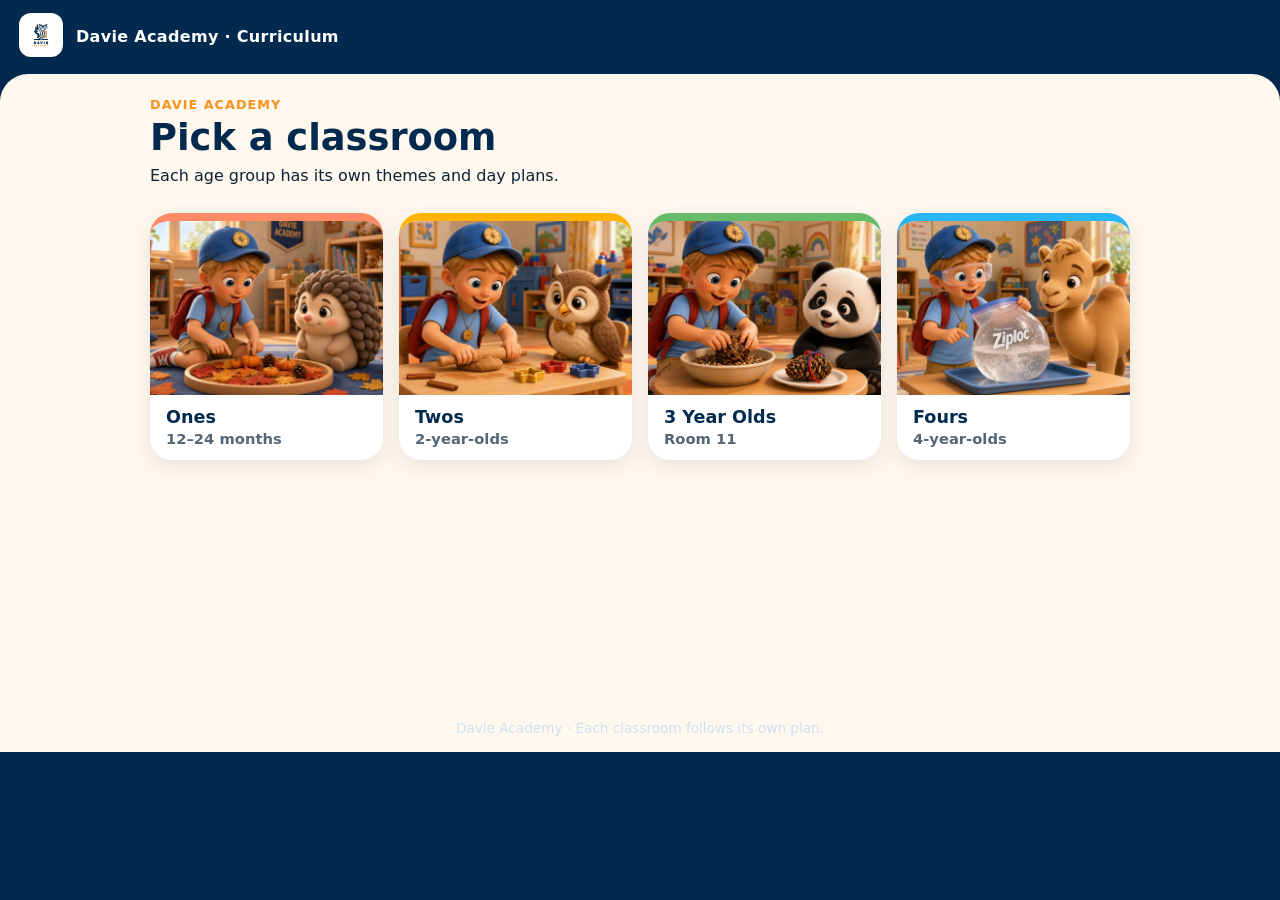
<file: index.html>
<!doctype html><html lang="en"><head><meta charset="utf-8"><meta name="viewport" content="width=device-width,initial-scale=1,viewport-fit=cover">
<title>Davie Academy Curriculum</title><meta name="robots" content="noindex,nofollow"><meta name="theme-color" content="#022A4F">
<link rel="manifest" href="manifest.json"><link rel="icon" href="alt2/owl.svg"><link rel="apple-touch-icon" href="icon-180.png">
<meta name="apple-mobile-web-app-capable" content="yes"><link rel="stylesheet" href="alt2/timeline.css"></head>
<body><header class="tb"><a class="logo" href="#/"><img src="alt2/owl.svg" alt="Davie Academy"></a><span>Davie Academy · Curriculum</span><button type="button" id="edit-toggle" class="edit-toggle" hidden>✏️ Edit</button></header>
<nav class="ages" id="ages"></nav>
<div id="edit-bar" class="edit-bar" hidden><p><b>Editing.</b> Tap any text to change it. Changes save when you tap away. <span id="edit-status"></span></p><button type="button" id="edit-reset">↺ Reset this classroom</button></div>
<main id="app"></main>
<footer class="ft">Davie Academy · Each classroom follows its own plan.</footer>
<script src="js/data.js"></script><script src="alt2/plans.js"></script><script src="alt2/edits.js"></script><script src="alt2/timeline.js"></script>
<script>if('serviceWorker' in navigator && location.protocol.startsWith('http')) navigator.serviceWorker.register('./sw.js',{scope:'./'}).catch(()=>{});</script></body></html>
</file>
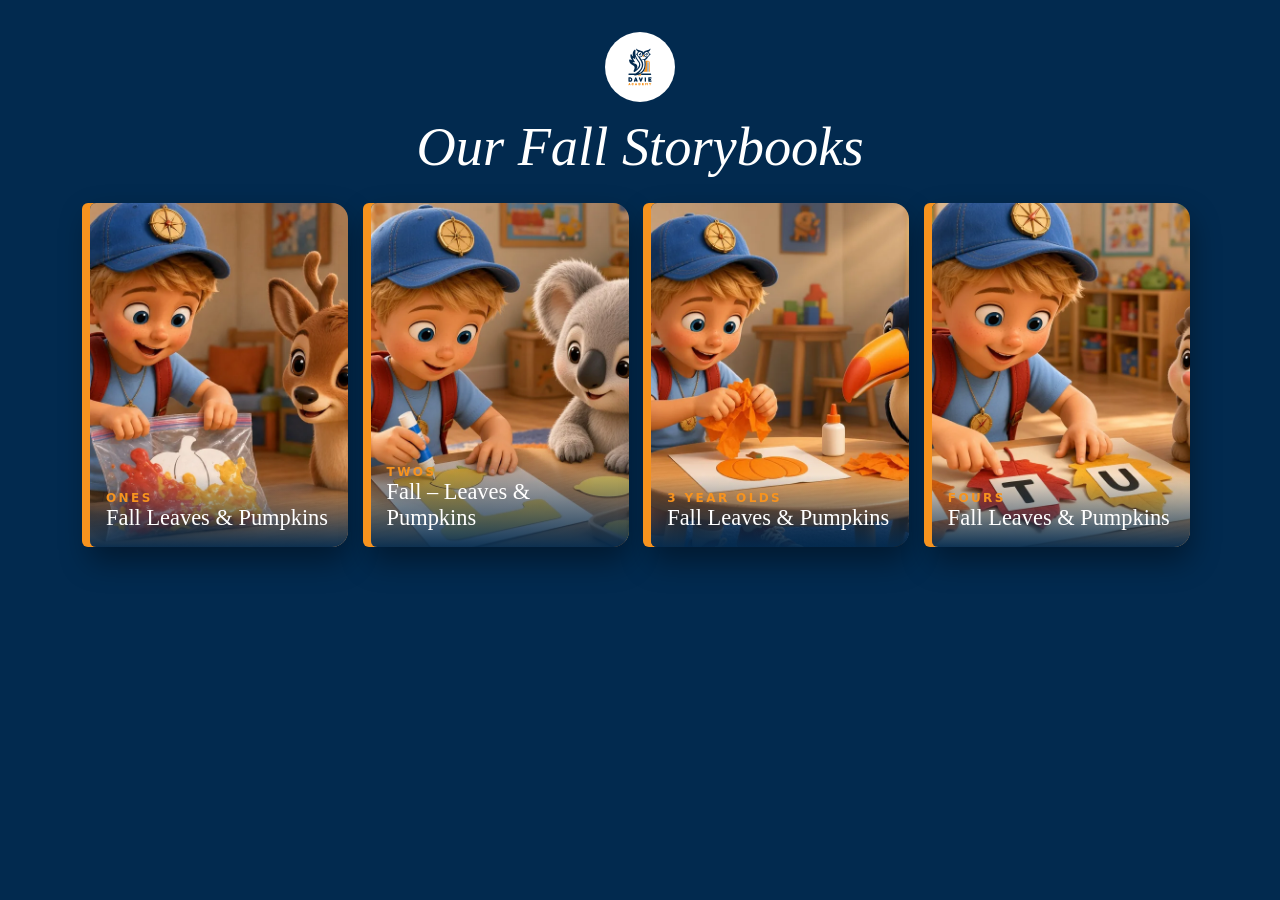
<file: alt/index.html>
<!doctype html><html lang="en"><head><meta charset="utf-8"><meta name="viewport" content="width=device-width,initial-scale=1,viewport-fit=cover">
<title>Davie Academy · Fall Storybook</title><meta name="robots" content="noindex"><link rel="icon" href="owl.svg"><link rel="stylesheet" href="book.css"></head>
<body><div id="book"></div><script src="book-data.js"></script><script src="book.js"></script></body></html>
</file>
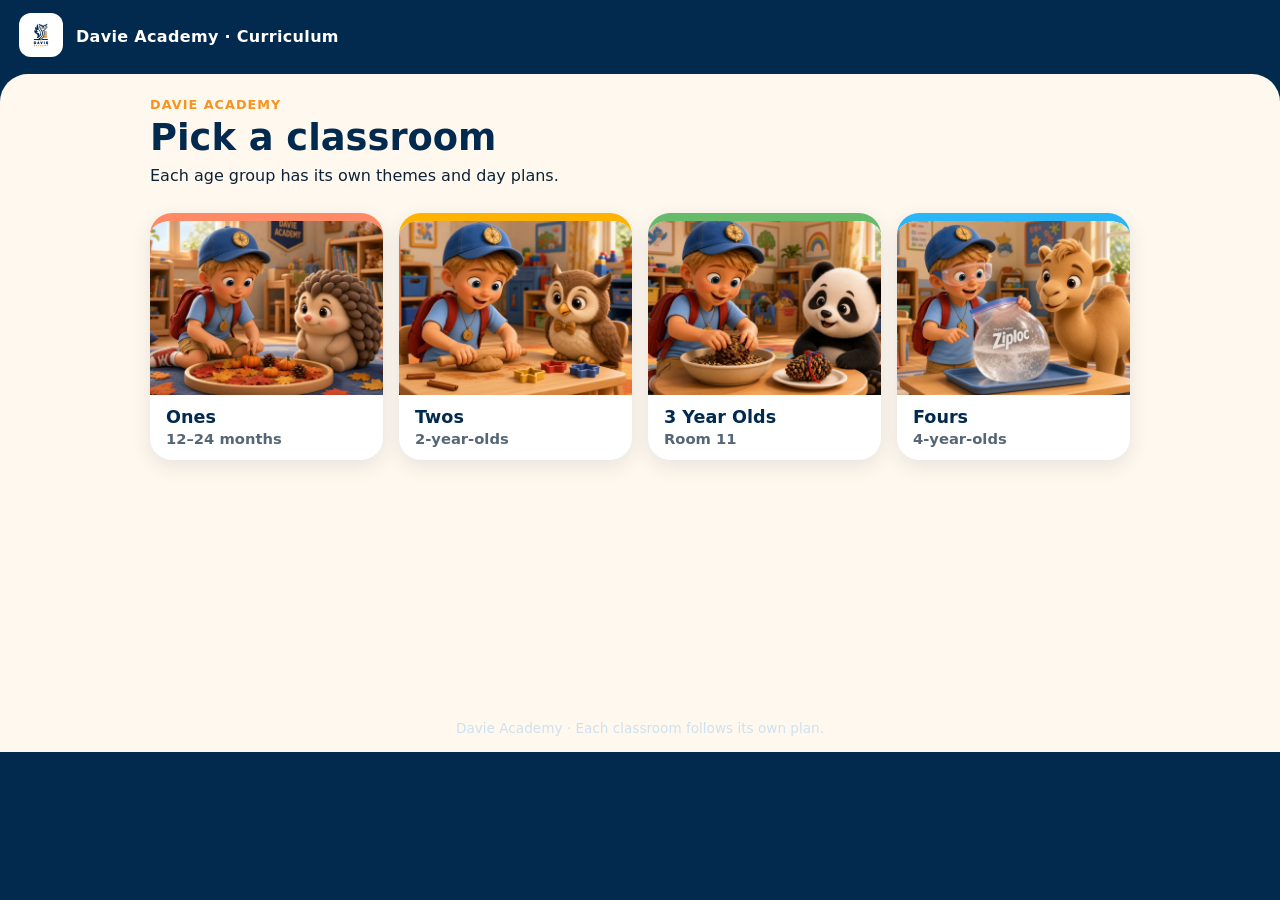
<file: alt2/index.html>
<!doctype html><html lang="en"><head><meta charset="utf-8"><meta name="viewport" content="width=device-width,initial-scale=1,viewport-fit=cover">
<title>Davie Academy Curriculum</title><meta name="robots" content="noindex"><link rel="icon" href="owl.svg"><link rel="stylesheet" href="timeline.css"></head>
<body><header class="tb"><a class="logo" href="#/"><img src="owl.svg" alt="Davie Academy"></a><span>Davie Academy · Curriculum</span><button type="button" id="edit-toggle" class="edit-toggle" hidden>✏️ Edit</button></header>
<nav class="ages" id="ages"></nav>
<div id="edit-bar" class="edit-bar" hidden><p><b>Editing.</b> Tap any text to change it. Changes save when you tap away. <span id="edit-status"></span></p><button type="button" id="edit-reset">↺ Reset this classroom</button></div>
<main id="app"></main>
<footer class="ft">Davie Academy · Each classroom follows its own plan.</footer>
<script src="../js/data.js"></script><script src="plans.js"></script><script src="edits.js"></script><script src="timeline.js"></script>
<script>if('serviceWorker' in navigator && location.protocol.startsWith('http')) navigator.serviceWorker.register('../sw.js',{scope:'../'}).catch(()=>{});</script></body></html>
</file>
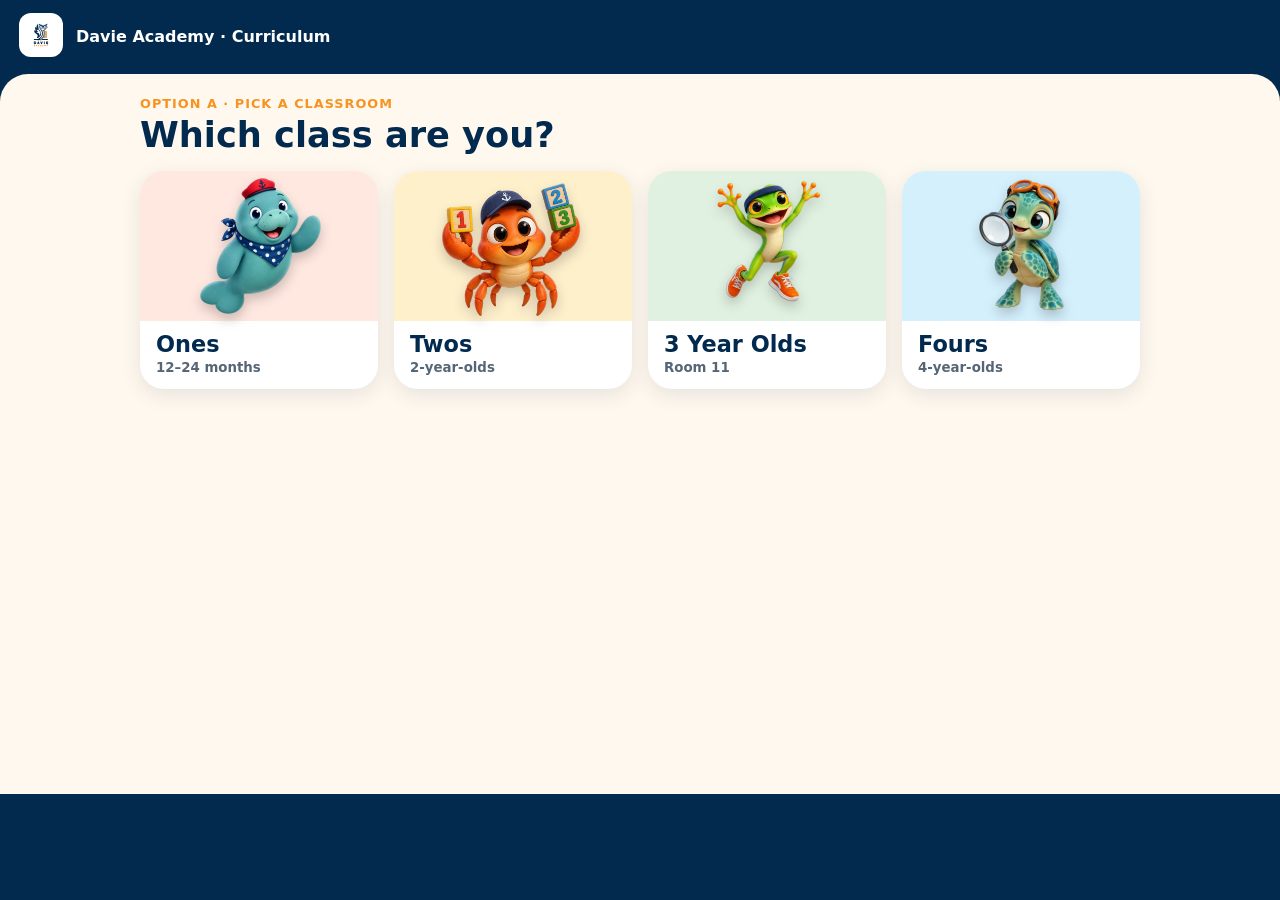
<file: alt2/home-a/index.html>
<!doctype html><html lang="en"><head><meta charset="utf-8"><meta name="viewport" content="width=device-width,initial-scale=1"><title>Davie Academy · Curriculum</title><meta name="robots" content="noindex"><link rel="icon" href="../owl.svg"><link rel="stylesheet" href="../home.css"><style>
.tiles{display:grid;grid-template-columns:repeat(4,1fr);gap:1rem}@media(max-width:760px){.tiles{grid-template-columns:repeat(2,1fr)}.tile .top{height:120px}.tile .top img{height:110px}}
.tile{background:#fff;border-radius:24px;overflow:hidden;box-shadow:0 6px 20px rgba(2,42,79,.1);position:relative;padding-bottom:.8rem}
.tile .top{height:150px;display:grid;place-items:center}.tile .top img{height:140px;filter:drop-shadow(0 6px 6px rgba(0,0,0,.2))}
.tile b{display:block;font-size:1.4rem;color:var(--navy);padding:.6rem 1rem 0}.tile small{padding:0 1rem;color:#567;font-weight:700}
.mo{position:relative;padding-left:40px;margin-bottom:1.6rem}.mo:before{content:"";position:absolute;left:14px;top:8px;bottom:0;width:6px;border-radius:6px;background:repeating-linear-gradient(var(--orange) 0 14px,transparent 14px 22px)}
.mo h2{margin:0 0 .6rem;color:var(--navy)}.mo h2:before{content:"";position:absolute;left:4px;top:4px;width:26px;height:26px;border-radius:50%;background:var(--navy);box-shadow:0 0 0 3px var(--orange)}
.list{display:grid;gap:.6rem}.sb{background:var(--navy);color:var(--orange);border-radius:10px;padding:.15rem .5rem;font-weight:900;font-size:.9rem}
.back{display:inline-block;margin-bottom:.6rem;font-weight:800;color:var(--orange)}
</style></head><body><header class="tb"><a href="./"><img src="../owl.svg" alt="Davie Academy"></a><span>Davie Academy · Curriculum</span></header><main><div class="wrap" id="app"></div></main>
<script src="../home-data.js"></script><script>
const H=HOME,app=document.getElementById("app");
function r(){const id=location.hash.slice(2),a=H.ages.find(x=>x.id==id&&!x.soon);
if(!a){app.innerHTML='<div class="kick">Option A · Pick a classroom</div><h1>Which class are you?</h1><div class="tiles">'+H.ages.map(x=>(x.soon?'<div class="tile soon">':'<a class="tile" href="#/'+x.id+'">')+'<div class="top" style="background:'+x.color+'33"><img src="'+x.char+'" alt=""></div><b>'+x.name+'</b><small>'+x.sub+'</small> '+(x.soon?'<span class="badge">Coming soon</span></div>':'</a>')).join("")+'</div>';}
else{app.innerHTML='<a class="back" href="#/">‹ All classes</a><div class="kick">'+a.sub+'</div><h1>'+a.name+' · Themes</h1>'+H.months.map(m=>'<section class="mo"><h2>'+m.title+'</h2><div class="list">'+m.themes.map(t=>'<a class="theme" href="'+H.link(a.id,t)+'"><span class="ic">'+t.icon+'</span><span>'+t.theme+'<small>Week '+t.w+'</small></span><span class="sb">'+t.letter+'</span><span class="go" style="margin-left:.3rem">›</span></a>').join("")+'</div></section>').join("");}
scrollTo(0,0)}addEventListener("hashchange",r);r();
</script></body></html>
</file>
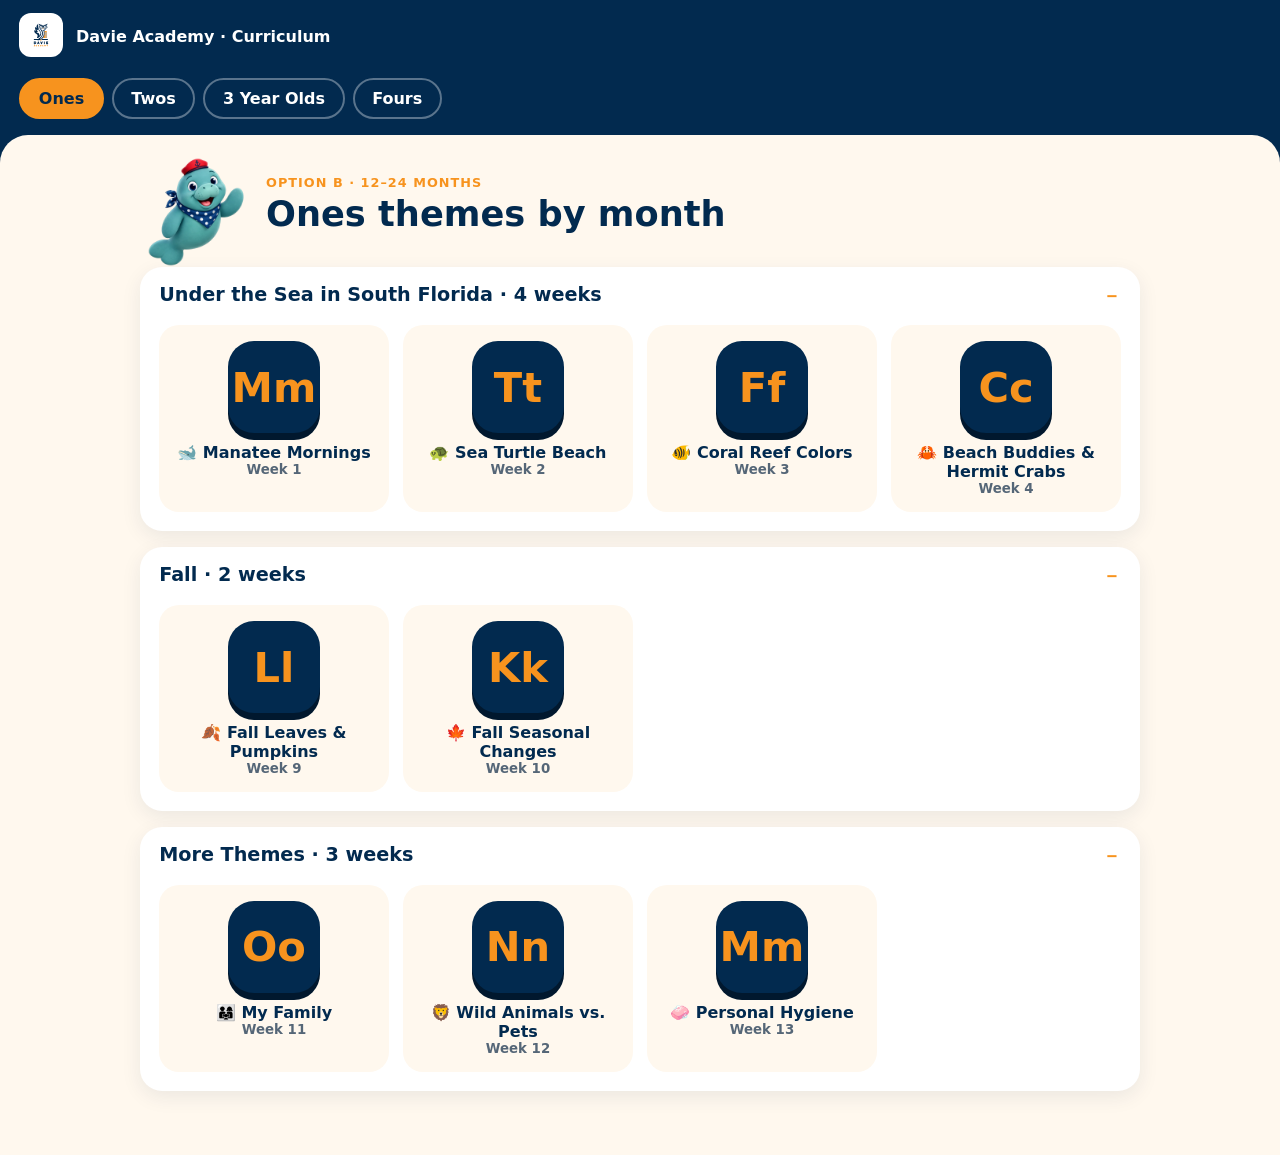
<file: alt2/home-b/index.html>
<!doctype html><html lang="en"><head><meta charset="utf-8"><meta name="viewport" content="width=device-width,initial-scale=1"><title>Davie Academy · Curriculum</title><meta name="robots" content="noindex"><link rel="icon" href="../owl.svg"><link rel="stylesheet" href="../home.css"><style>
.tabs{display:flex;gap:.5rem;overflow-x:auto;padding:.3rem 1.2rem 1rem}
.tabs a,.tabs span{flex:0 0 auto;color:#fff;border:2px solid rgba(255,255,255,.35);border-radius:999px;padding:.55rem 1.1rem;font-weight:800}
.tabs a.on{background:var(--orange);border-color:var(--orange);color:var(--navy)}.tabs span{opacity:.5}
.intro{display:flex;align-items:center;gap:1rem}.intro img{height:110px}
details{background:#fff;border-radius:22px;margin-bottom:1rem;box-shadow:0 6px 20px rgba(2,42,79,.08);overflow:hidden}
summary{list-style:none;cursor:pointer;padding:1rem 1.2rem;font-weight:900;color:var(--navy);font-size:1.2rem;display:flex;justify-content:space-between}
summary:after{content:"＋";color:var(--orange)}details[open] summary:after{content:"－"}
.grid{display:grid;grid-template-columns:repeat(auto-fill,minmax(200px,1fr));gap:.9rem;padding:0 1.2rem 1.2rem}
.card{background:var(--cream);border-radius:20px;padding:1rem;text-align:center;color:var(--navy);font-weight:800}
.big{width:92px;height:92px;margin:0 auto .6rem;border-radius:26px;background:var(--navy);color:var(--orange);display:grid;place-items:center;font-size:2.6rem;font-weight:900;box-shadow:0 7px 0 #01182e}
.card small{display:block;color:#567}
</style></head><body><header class="tb"><a href="./"><img src="../owl.svg" alt="Davie Academy"></a><span>Davie Academy · Curriculum</span></header><nav class="tabs" id="tabs"></nav><main><div class="wrap" id="app"></div></main>
<script src="../home-data.js"></script><script>
const H=HOME;
function r(){const id=location.hash.slice(2)||"ones",a=H.ages.find(x=>x.id==id)||H.ages[0];
document.getElementById("tabs").innerHTML=H.ages.map(x=>x.soon?'<span>'+x.name+' · soon</span>':'<a href="#/'+x.id+'" class="'+(x==a?"on":"")+'">'+x.name+'</a>').join("");
document.getElementById("app").innerHTML='<div class="intro"><img src="'+a.char+'" alt=""><div><div class="kick">Option B · '+a.sub+'</div><h1>'+a.name+' themes by month</h1></div></div>'+H.months.map(m=>'<details open><summary>'+m.title+' · '+m.themes.length+' week'+(m.themes.length>1?"s":"")+'</summary><div class="grid">'+m.themes.map(t=>'<a class="card" href="'+H.link(a.id,t)+'"><div class="big">'+t.letter+'</div>'+t.icon+' '+t.theme+'<small>Week '+t.w+'</small></a>').join("")+'</div></details>').join("")}
addEventListener("hashchange",r);r();
</script></body></html>
</file>
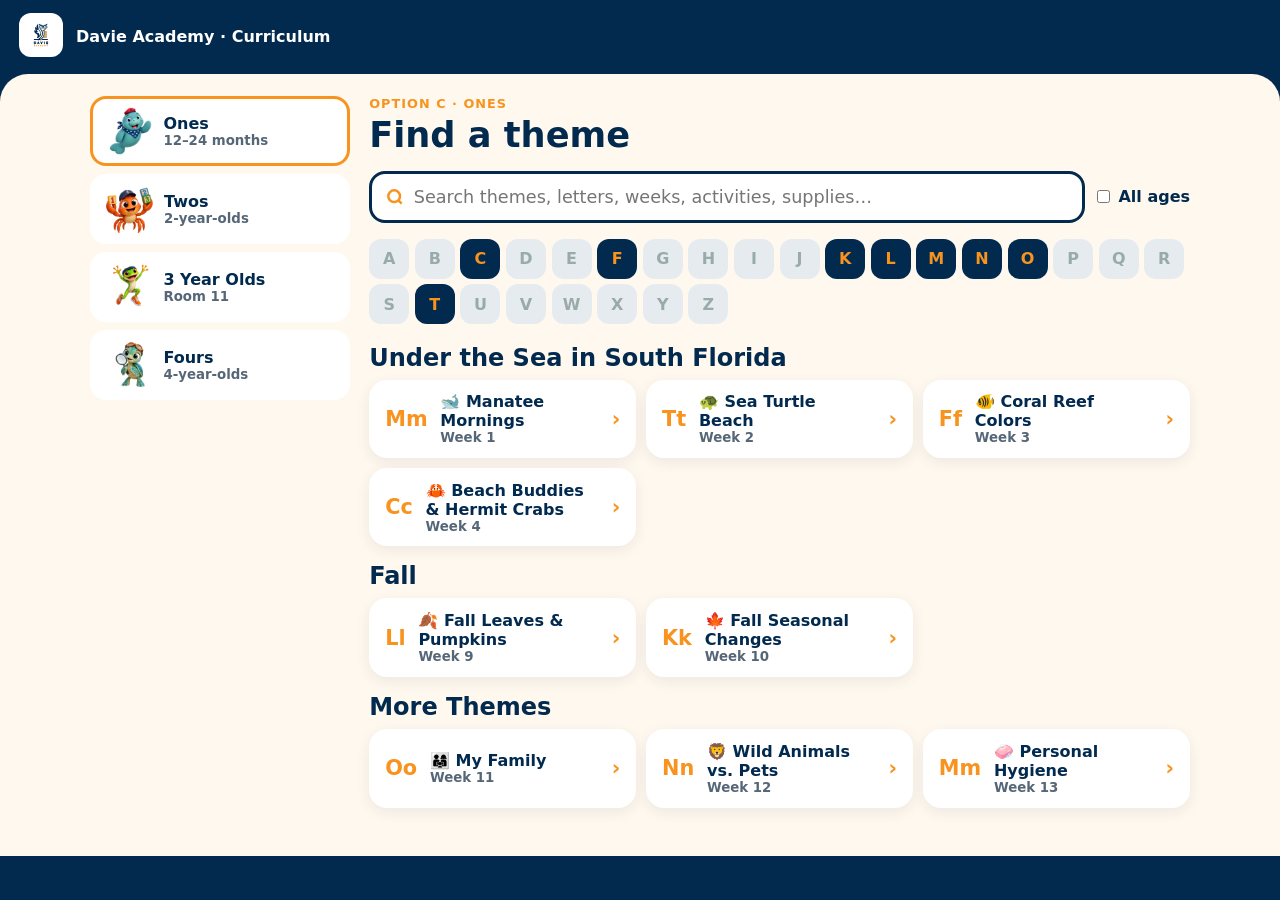
<file: alt2/home-c/index.html>
<!doctype html><html lang="en"><head><meta charset="utf-8"><meta name="viewport" content="width=device-width,initial-scale=1"><title>Davie Academy · Curriculum</title><meta name="robots" content="noindex"><link rel="icon" href="../owl.svg"><link rel="stylesheet" href="../home.css"><style>
.split{display:grid;grid-template-columns:260px 1fr;gap:1.2rem;max-width:1100px;margin:0 auto}
.side{display:grid;gap:.5rem;align-content:start}
.age{display:flex;align-items:center;gap:.6rem;background:#fff;border-radius:16px;padding:.5rem .8rem;font-weight:800;color:var(--navy);border:3px solid transparent}
.age img{height:48px}.age.on{border-color:var(--orange)}.age small{display:block;color:#567;font-weight:700}
.abc{display:flex;flex-wrap:wrap;gap:.35rem;margin:0 0 1.2rem}.abc button{width:40px;height:40px;border-radius:12px;border:0;font:inherit;font-weight:900;background:#e6ebf0;color:#9aa}
.abc button.has{background:var(--navy);color:var(--orange);cursor:pointer}.abc button.sel{background:var(--orange);color:var(--navy)}
.mh{color:var(--navy);margin:1rem 0 .5rem}.list{display:grid;grid-template-columns:repeat(auto-fill,minmax(240px,1fr));gap:.6rem}
.ml{font-weight:900;color:var(--orange);font-size:1.3rem}
@media(max-width:760px){.split{grid-template-columns:1fr}.side{grid-auto-flow:column;grid-auto-columns:max-content;overflow-x:auto}}
.search{display:flex;gap:.5rem;align-items:center;margin:0 0 1rem;flex-wrap:wrap}
.search input[type=search]{flex:1 1 260px;font:inherit;font-size:1.1rem;padding:.8rem 1rem .8rem 2.6rem;border-radius:16px;border:3px solid var(--navy);background:#fff url("data:image/svg+xml,%3Csvg xmlns='http://www.w3.org/2000/svg' width='20' height='20' viewBox='0 0 24 24' fill='none' stroke='%23F7931E' stroke-width='3'%3E%3Ccircle cx='11' cy='11' r='7'/%3E%3Cpath d='M20 20l-4-4'/%3E%3C/svg%3E") no-repeat .8rem center}
.search input[type=search]:focus{outline:none;border-color:var(--orange)}.search label{white-space:nowrap;font-weight:800;color:var(--navy);display:flex;gap:.35rem;align-items:center}
.hit{display:block;font-size:.8rem;color:#B85C00;font-weight:700;margin-top:.15rem}.empty{background:#fff;border-radius:18px;padding:1.2rem;text-align:center;color:#567;font-weight:700}
</style></head><body><header class="tb"><a href="./"><img src="../owl.svg" alt="Davie Academy"></a><span>Davie Academy · Curriculum</span></header><main><div class="split"><aside class="side" id="side"></aside><section id="app"></section></div></main>
<script src="../../js/data.js"></script><script src="../plans.js"></script><script src="../home-data.js"></script><script>
const H=HOME;let L="",Q="",ALL=false;
function texts(o,out){if(Array.isArray(o)){o.forEach(x=>typeof x=="string"?out.push(x):texts(x,out))}else if(o&&typeof o=="object"){for(const k of ["title","name"])if(typeof o[k]=="string")out.push(o[k]);for(const k of ["materials","supplies"])if(Array.isArray(o[k]))o[k].forEach(x=>out.push(String(x)));for(const k in o)if(o[k]&&typeof o[k]=="object"&&!["materials","supplies"].includes(k))texts(o[k],out)}return out}
function idx(age,t){if(t._i&&t._i[age])return t._i[age];t._i=t._i||{};let src;
 if(t.fall)src=(window.FALL||[]).find(p=>p.ageId==age);else{const wk=((window.DA_MONTHS||[])[0]||{weeks:[]}).weeks.find(w=>w.n==t.w);src=wk}
 return t._i[age]=texts(src||{},[]).filter((x,i,a)=>x&&a.indexOf(x)==i)}
const norm=x=>x.toLowerCase();
function match(age,t){if(!Q)return {ok:true};const q=norm(Q).replace(/^week\s*/,"");
 if(norm(t.theme).includes(norm(Q)))return {ok:true};if(norm(t.letter).includes(q)&&q.length<=2)return {ok:true,why:"Letter "+t.letter};
 if(String(t.w)==q)return {ok:true,why:"Week "+t.w};const h=idx(age,t).find(x=>norm(x).includes(norm(Q)));return h?{ok:true,why:"Includes: "+h}:{ok:false}}
function card(a,t,m){return '<a class="theme" href="'+H.link(a.id,t)+'"><span class="ml">'+t.letter+'</span><span>'+t.icon+' '+t.theme+'<small>'+(ALL?a.name+' · ':'')+'Week '+t.w+'</small>'+(m&&m.why?'<span class="hit">'+m.why.replace(/[<>&]/g,"")+'</span>':'')+'</span><span class="go">›</span></a>'}
function results(){const id=location.hash.slice(2)||"ones",a=H.ages.find(x=>x.id==id)||H.ages[0],ages=ALL?H.ages:[a];let h="",n=0;
 H.months.forEach(m=>{let c="";ages.forEach(ag=>m.themes.forEach(t=>{if(L&&t.letter[0]!=L)return;const r=match(ag.id,t);if(r.ok){n++;c+=card(ag,t,r)}}));if(c)h+='<h2 class="mh">'+m.title+'</h2><div class="list">'+c+'</div>'});
 document.getElementById("res").innerHTML=n?h:'<div class="empty">No themes match “'+Q.replace(/[<>&]/g,"")+'”'+(ALL?'':' for '+a.name)+'. Try another word'+(ALL?'':' or turn on All ages')+'.</div>'}
function r(){const id=location.hash.slice(2)||"ones",a=H.ages.find(x=>x.id==id)||H.ages[0];
document.getElementById("side").innerHTML=H.ages.map(x=>'<a class="age '+(x==a?"on":"")+'" href="#/'+x.id+'"><img src="'+x.char+'" alt=""><span>'+x.name+'<small>'+x.sub+'</small></span></a>').join("");
const has=new Set(H.months.flatMap(m=>m.themes).map(t=>t.letter[0]));
document.getElementById("app").innerHTML='<div class="kick">Option C · '+a.name+'</div><h1>Find a theme</h1><div class="search"><input id="q" type="search" placeholder="Search themes, letters, weeks, activities, supplies…" aria-label="Search" value="'+Q.replace(/"/g,"&quot;")+'"><label><input id="all" type="checkbox" '+(ALL?"checked":"")+'> All ages</label></div><div class="abc">'+[..."ABCDEFGHIJKLMNOPQRSTUVWXYZ"].map(c=>'<button class="'+(has.has(c)?"has":"")+(L==c?" sel":"")+'" '+(has.has(c)?'onclick="L=L==\''+c+'\'?\'\':\''+c+'\';r()"':"disabled")+'>'+c+'</button>').join("")+'</div><div id="res"></div>';
const q=document.getElementById("q");q.oninput=()=>{Q=q.value.trim();results()};document.getElementById("all").onchange=e=>{ALL=e.target.checked;results()};results()}
addEventListener("hashchange",r);r();
</script></body></html>
</file>
<file: alt2/timeline.css>
:root{--navy:#022A4F;--orange:#F7931E;--cream:#FFF8EE;--ink:#0d2236;--line:#F7931E}
*{box-sizing:border-box}html{-webkit-text-size-adjust:100%}
body{margin:0;font-family:ui-rounded,"SF Pro Rounded","Nunito","Segoe UI",system-ui,sans-serif;background:var(--navy);color:var(--ink)}
.tb{display:flex;align-items:center;gap:.8rem;padding:.8rem 1.2rem;color:#fff;font-weight:800;letter-spacing:.02em}
.tb span{min-width:0}
.edit-toggle{margin-left:auto;flex:0 0 auto;background:transparent;color:#fff;border:2px solid rgba(255,255,255,.35);border-radius:999px;padding:.45rem .9rem;font:inherit;font-weight:800;cursor:pointer}
body.editing .edit-toggle{background:var(--orange);border-color:var(--orange);color:var(--navy)}
.edit-bar{display:flex;flex-wrap:wrap;gap:.6rem;align-items:center;justify-content:space-between;margin:0 1rem .6rem;background:#fff;color:var(--navy);border:2px dashed var(--orange);border-radius:16px;padding:.7rem 1rem}
.edit-bar[hidden]{display:none}
.edit-bar p{margin:0;line-height:1.4}
.edit-bar button{font:inherit;font-weight:800;border-radius:999px;border:2px solid var(--navy);background:#fff;color:var(--navy);padding:.45rem .85rem;cursor:pointer}
body.editing [data-ed]{outline:2px dashed var(--orange);outline-offset:2px;border-radius:6px}
[data-ed].is-edited{box-shadow:inset 0 -2px 0 rgba(247,147,30,.55)}
.logo img{height:44px;background:#fff;border-radius:12px;padding:4px}
.ages{display:flex;gap:.5rem;overflow-x:auto;padding:.3rem 1.2rem 1rem;scrollbar-width:none}
.ages a{flex:0 0 auto;text-decoration:none;color:#fff;border:2px solid rgba(255,255,255,.35);border-radius:999px;padding:.55rem 1.1rem;font-weight:800}
.ages a.on{background:var(--orange);border-color:var(--orange);color:var(--navy)}
main{background:var(--cream);border-radius:28px 28px 0 0;min-height:70vh;padding:1.4rem 1rem 3rem}
.hero{max-width:980px;margin:0 auto 1.6rem;display:grid;grid-template-columns:auto 1fr;gap:1rem;align-items:center}
.letters{display:flex;gap:.45rem;align-items:center}
.letters .lu,.letters .ll,.letter{width:96px;height:96px;border-radius:28px;background:var(--navy);color:var(--orange);display:grid;place-items:center;font-size:2.6rem;font-weight:900;box-shadow:0 8px 0 #01182e}
.letters .ll{font-size:2.35rem}
.hero small{color:var(--orange);font-weight:900;text-transform:uppercase;letter-spacing:.08em}
.hero h1{margin:.1rem 0 .3rem;color:var(--navy);font-size:clamp(1.5rem,4vw,2.3rem)}.hero p{margin:0;line-height:1.45}
.tl{position:relative;max-width:980px;margin:0 auto;padding-left:44px}
.tl:before{content:"";position:absolute;left:17px;top:6px;bottom:6px;width:6px;border-radius:6px;background:repeating-linear-gradient(var(--line) 0 14px,transparent 14px 22px)}
.stop{position:relative;margin:0 0 1.4rem}
.dot{position:absolute;left:-44px;top:10px;width:40px;height:40px;border-radius:50%;background:var(--navy);color:#fff;display:grid;place-items:center;font-weight:900;border:4px solid var(--cream);box-shadow:0 0 0 3px var(--orange)}
.lane{font-size:.78rem;font-weight:900;text-transform:uppercase;letter-spacing:.1em;color:var(--orange);margin:.2rem 0 .35rem}
.box{background:#fff;border-radius:22px;box-shadow:0 6px 20px rgba(2,42,79,.1);display:grid;grid-template-columns:minmax(0,1fr) 300px;overflow:hidden}
.box.noimg{grid-template-columns:1fr}
.txt{padding:1rem 1.15rem}.txt h2{margin:0 0 .45rem;color:var(--navy);font-size:1.25rem}
.why{margin:0 0 .55rem;font-weight:700;color:var(--navy)}.why:before{content:"★ ";color:var(--orange)}
.what{margin:0 0 .7rem;line-height:1.45}
.chips{display:flex;flex-wrap:wrap;gap:.35rem;margin:0;padding:0;list-style:none}
.chips li{background:#FFF0DC;color:var(--navy);border-radius:999px;padding:.25rem .65rem;font-size:.86rem;font-weight:700}
.box img{width:100%;height:100%;min-height:200px;object-fit:cover;display:block}
.pick{max-width:980px;margin:0 auto;display:grid;grid-template-columns:repeat(auto-fill,minmax(210px,1fr));gap:1rem}
.pick a{display:block;text-decoration:none;color:var(--navy);background:#fff;border-radius:22px;overflow:hidden;box-shadow:0 6px 20px rgba(2,42,79,.1)}
.pick img{width:100%;aspect-ratio:4/3;object-fit:cover;display:block}.pick b{display:block;padding:.7rem 1rem;font-size:1.1rem}
.ft{color:#cfe0f0;text-align:center;padding:1rem;font-size:.85rem;background:var(--cream)}
@media(max-width:700px){.box{grid-template-columns:1fr}.box img{height:auto;aspect-ratio:4/3;min-height:0;order:-1}.hero{grid-template-columns:1fr}.letters .lu,.letters .ll,.letter{width:72px;height:72px;font-size:2rem}.letters .ll{font-size:1.85rem}.ft{color:#567}}

.whybox{background:#FFF5E8;border-radius:16px;padding:.6rem .8rem;margin:0 0 .7rem}.whybox .why{margin:0 0 .35rem}
.dev{list-style:none;margin:0;padding:0;display:grid;gap:.25rem;font-size:.92rem;line-height:1.35}
.dev li{display:flex;gap:.5rem;align-items:baseline}.dev b{flex:0 0 84px;text-align:center;font-size:.7rem;text-transform:uppercase;letter-spacing:.05em;color:#fff;border-radius:999px;padding:.12rem .3rem}
.d-social b{background:#1F6FB2}.d-emotional b{background:#C2185B}.d-physical b{background:#2E7D32}.d-cognitive b{background:#6A1B9A}.d-language b{background:#B85C00}

#ages:empty{display:none}
.kick{color:var(--orange);font-weight:900;text-transform:uppercase;letter-spacing:.08em;font-size:.8rem;margin:0 0 .25rem}
.homehero{grid-template-columns:1fr}
.crumb{max-width:980px;margin:0 auto 1rem;font-weight:800;color:var(--navy)}
.crumb a{color:var(--orange);text-decoration:none}
.agehead{max-width:980px;margin:0 auto 1.4rem;display:flex;gap:1rem;align-items:center}
.agehead img{height:92px;width:92px;object-fit:contain;filter:drop-shadow(0 6px 6px rgba(0,0,0,.15))}
.agehead h1{margin:.1rem 0 .25rem;color:var(--navy);font-size:clamp(1.6rem,4vw,2.3rem)}
.agehead p{margin:0;line-height:1.4}
.monthblock{max-width:980px;margin:0 auto 1.5rem}
.monthblock h2{margin:0 0 .7rem;color:var(--navy);font-size:1.25rem}
.themelist{display:grid;gap:.65rem}
.themerow{display:grid;grid-template-columns:auto minmax(0,1fr) auto;align-items:center;gap:.8rem;background:#fff;border-radius:18px;padding:.95rem 1rem;text-decoration:none;color:var(--navy);box-shadow:0 4px 14px rgba(2,42,79,.08);border-left:10px solid var(--c,var(--orange));font-weight:800}
.themerow .ic{font-size:1.7rem}
.themerow .tt{font-size:1.2rem;line-height:1.25;overflow-wrap:anywhere}
.themerow .sb{background:var(--navy);color:var(--orange);border-radius:12px;padding:.3rem .55rem;font-weight:900;font-size:1.05rem;display:inline-flex;gap:.35rem;align-items:baseline}
.themerow .sb .lu,.themerow .sb .ll{display:inline-block;min-width:1.1ch;text-align:center}
.themerow .sb .ll{font-size:.95em;opacity:.95}
.themerow .go{color:var(--orange);font-size:1.5rem;font-weight:900}
.pick a{border-top:8px solid var(--c,var(--orange))}
.pick a b{padding:.75rem 1rem .15rem}
.pick a .sub{display:block;padding:0 1rem .85rem;color:#567;font-weight:700;font-size:.92rem}
@media(max-width:700px){.agehead{align-items:flex-start}.agehead img{height:72px;width:72px}.themerow .tt{font-size:1.12rem}}
</file>
<file: alt/book.css>
:root{--navy:#022A4F;--orange:#F7931E;--paper:#FBF6EC}
*{box-sizing:border-box}html,body{margin:0;height:100%}
body{font-family:Georgia,"Iowan Old Style","Palatino",serif;background:#0b1d30;color:var(--navy)}
.pages{display:flex;height:100dvh;overflow-x:auto;overflow-y:hidden;scroll-snap-type:x mandatory;-webkit-overflow-scrolling:touch;scrollbar-width:none}
.pages::-webkit-scrollbar{display:none}
.page{flex:0 0 100vw;height:100dvh;scroll-snap-align:start;position:relative;overflow:hidden;background:var(--paper)}
.cover{background:var(--navy);color:#fff;display:grid;place-items:center;text-align:center;padding:2rem}
.cover .owl{width:84px;background:#fff;border-radius:50%;padding:8px}
.cover .kick{font:700 .85rem/1 system-ui,sans-serif;letter-spacing:.3em;text-transform:uppercase;color:var(--orange);margin:1.2rem 0 .2rem}
.cover .big{font-size:clamp(9rem,30vw,20rem);line-height:.85;color:var(--orange);font-weight:700;margin:0;text-shadow:0 10px 0 #01172b}
.cover h1{font-size:clamp(1.8rem,5vw,3.4rem);margin:.4rem 0;font-style:italic;font-weight:400}
.cover p{max-width:36rem;margin:0 auto;line-height:1.5;opacity:.9}
.spread{display:grid;grid-template-columns:1.1fr 1fr}
.spread .ph{position:relative;height:100%}.spread .ph img{position:absolute;inset:0;width:100%;height:100%;object-fit:cover}
.spread .ph .tag{position:absolute;left:1.2rem;top:1.2rem;background:var(--orange);color:var(--navy);font:800 .8rem system-ui,sans-serif;letter-spacing:.12em;text-transform:uppercase;padding:.45rem .8rem;border-radius:4px}
.copy{padding:clamp(1.5rem,5vw,4rem);overflow-y:auto;display:flex;flex-direction:column;justify-content:center}
.copy .num{font-size:4.5rem;color:var(--orange);line-height:1;margin:0}
.copy h2{font-size:clamp(1.8rem,3.6vw,3rem);margin:.2rem 0 1rem;line-height:1.05}
.copy .why{font-size:1.25rem;font-style:italic;border-left:5px solid var(--orange);padding-left:1rem;margin:0 0 1rem}
.copy .what{font-size:1.08rem;line-height:1.6;margin:0 0 1.2rem}
.copy h3{font:800 .78rem system-ui,sans-serif;letter-spacing:.2em;text-transform:uppercase;margin:0 0 .4rem;color:#7a5a2a}
.copy ul{margin:0;padding-left:1.1rem;columns:2;line-height:1.6}
.text{display:grid;place-items:center;padding:2rem}.text .copy{max-width:44rem}
.dropcap:first-letter{float:left;font-size:4.2rem;line-height:.8;padding:.3rem .5rem 0 0;color:var(--orange)}
.end{background:var(--orange);display:grid;place-items:center;text-align:center}
.shelf{min-height:100dvh;background:var(--navy);color:#fff;padding:2rem;text-align:center}
.shelf img.owl{width:70px;background:#fff;border-radius:50%;padding:6px}
.shelf h1{font-weight:400;font-style:italic;font-size:clamp(2rem,5vw,3.4rem);margin:.6rem 0 1.6rem}
.books{display:grid;grid-template-columns:repeat(auto-fit,minmax(200px,1fr));gap:1.4rem;max-width:1100px;margin:0 auto}
.books a{display:block;aspect-ratio:3/4;position:relative;border-radius:6px 16px 16px 6px;overflow:hidden;color:#fff;text-decoration:none;box-shadow:-8px 0 0 var(--orange),0 14px 30px rgba(0,0,0,.4)}
.books img{width:100%;height:100%;object-fit:cover}.books span{position:absolute;inset:auto 0 0;padding:1rem;background:linear-gradient(transparent,rgba(2,42,79,.95));font-size:1.4rem;text-align:left}
.books b{display:block;font:800 .75rem system-ui,sans-serif;letter-spacing:.2em;color:var(--orange);text-transform:uppercase}
.ctrl{position:fixed;left:0;right:0;bottom:max(12px,env(safe-area-inset-bottom));display:flex;justify-content:center;align-items:center;gap:.8rem;z-index:5;pointer-events:none}
.ctrl>*{pointer-events:auto}
.ctrl button,.ctrl a{min-width:48px;height:48px;border-radius:999px;border:0;background:var(--navy);color:#fff;font:800 1.1rem system-ui,sans-serif;box-shadow:0 4px 14px rgba(0,0,0,.3);cursor:pointer;display:inline-grid;place-items:center;text-decoration:none;padding:0 1rem}
.ctrl .pg{background:#fff;color:var(--navy);min-width:80px}
.ctrl a{background:var(--orange);color:var(--navy)}
@media(max-width:760px){.spread{grid-template-columns:1fr;grid-template-rows:42dvh 1fr}.copy{justify-content:flex-start;padding-bottom:5.5rem}.copy ul{columns:1}.copy .num{font-size:3rem}}
@media(prefers-reduced-motion:reduce){.pages{scroll-behavior:auto}}

.whybox{margin:0 0 1rem}.whybox .why{margin-bottom:.6rem}
.copy ul.dev{list-style:none;margin:0 0 0 1.3rem;padding:0;display:grid;gap:.3rem;font-size:1rem;line-height:1.4;columns:1}
.dev li{display:grid;grid-template-columns:7.5rem 1fr;gap:.6rem}
.dev b{font:800 .72rem system-ui,sans-serif;letter-spacing:.16em;text-transform:uppercase;padding-top:.2rem}
.d-social b{color:#1F6FB2}.d-emotional b{color:#C2185B}.d-physical b{color:#2E7D32}.d-cognitive b{color:#6A1B9A}.d-language b{color:#B85C00}
@media(max-width:760px){.dev li{grid-template-columns:6.2rem 1fr}}
</file>
<file: alt2/home.css>
:root{--navy:#022A4F;--orange:#F7931E;--cream:#FFF8EE;--ink:#0d2236}
*{box-sizing:border-box}body{margin:0;font-family:ui-rounded,"Nunito","Segoe UI",system-ui,sans-serif;background:var(--navy);color:var(--ink)}
a{color:inherit;text-decoration:none}
.tb{display:flex;align-items:center;gap:.8rem;padding:.8rem 1.2rem;color:#fff;font-weight:800}
.tb img{height:44px;background:#fff;border-radius:12px;padding:4px}
main{background:var(--cream);border-radius:28px 28px 0 0;min-height:80vh;padding:1.4rem 1rem 3rem}
.wrap{max-width:1000px;margin:0 auto}h1{color:var(--navy);margin:.2rem 0 1rem;font-size:clamp(1.5rem,4vw,2.2rem)}
.kick{color:var(--orange);font-weight:900;text-transform:uppercase;letter-spacing:.08em;font-size:.8rem}
.soon{opacity:.6;filter:grayscale(.4)}.badge{display:inline-block;background:#e6ebf0;color:#567;border-radius:999px;padding:.15rem .6rem;font-size:.75rem;font-weight:800}
.theme{display:flex;align-items:center;gap:.8rem;background:#fff;border-radius:18px;padding:.8rem 1rem;box-shadow:0 4px 14px rgba(2,42,79,.08);font-weight:800;color:var(--navy)}
.theme .ic{font-size:1.6rem}.theme small{display:block;color:#567;font-weight:700}.theme .go{margin-left:auto;color:var(--orange);font-size:1.3rem}
</file>
